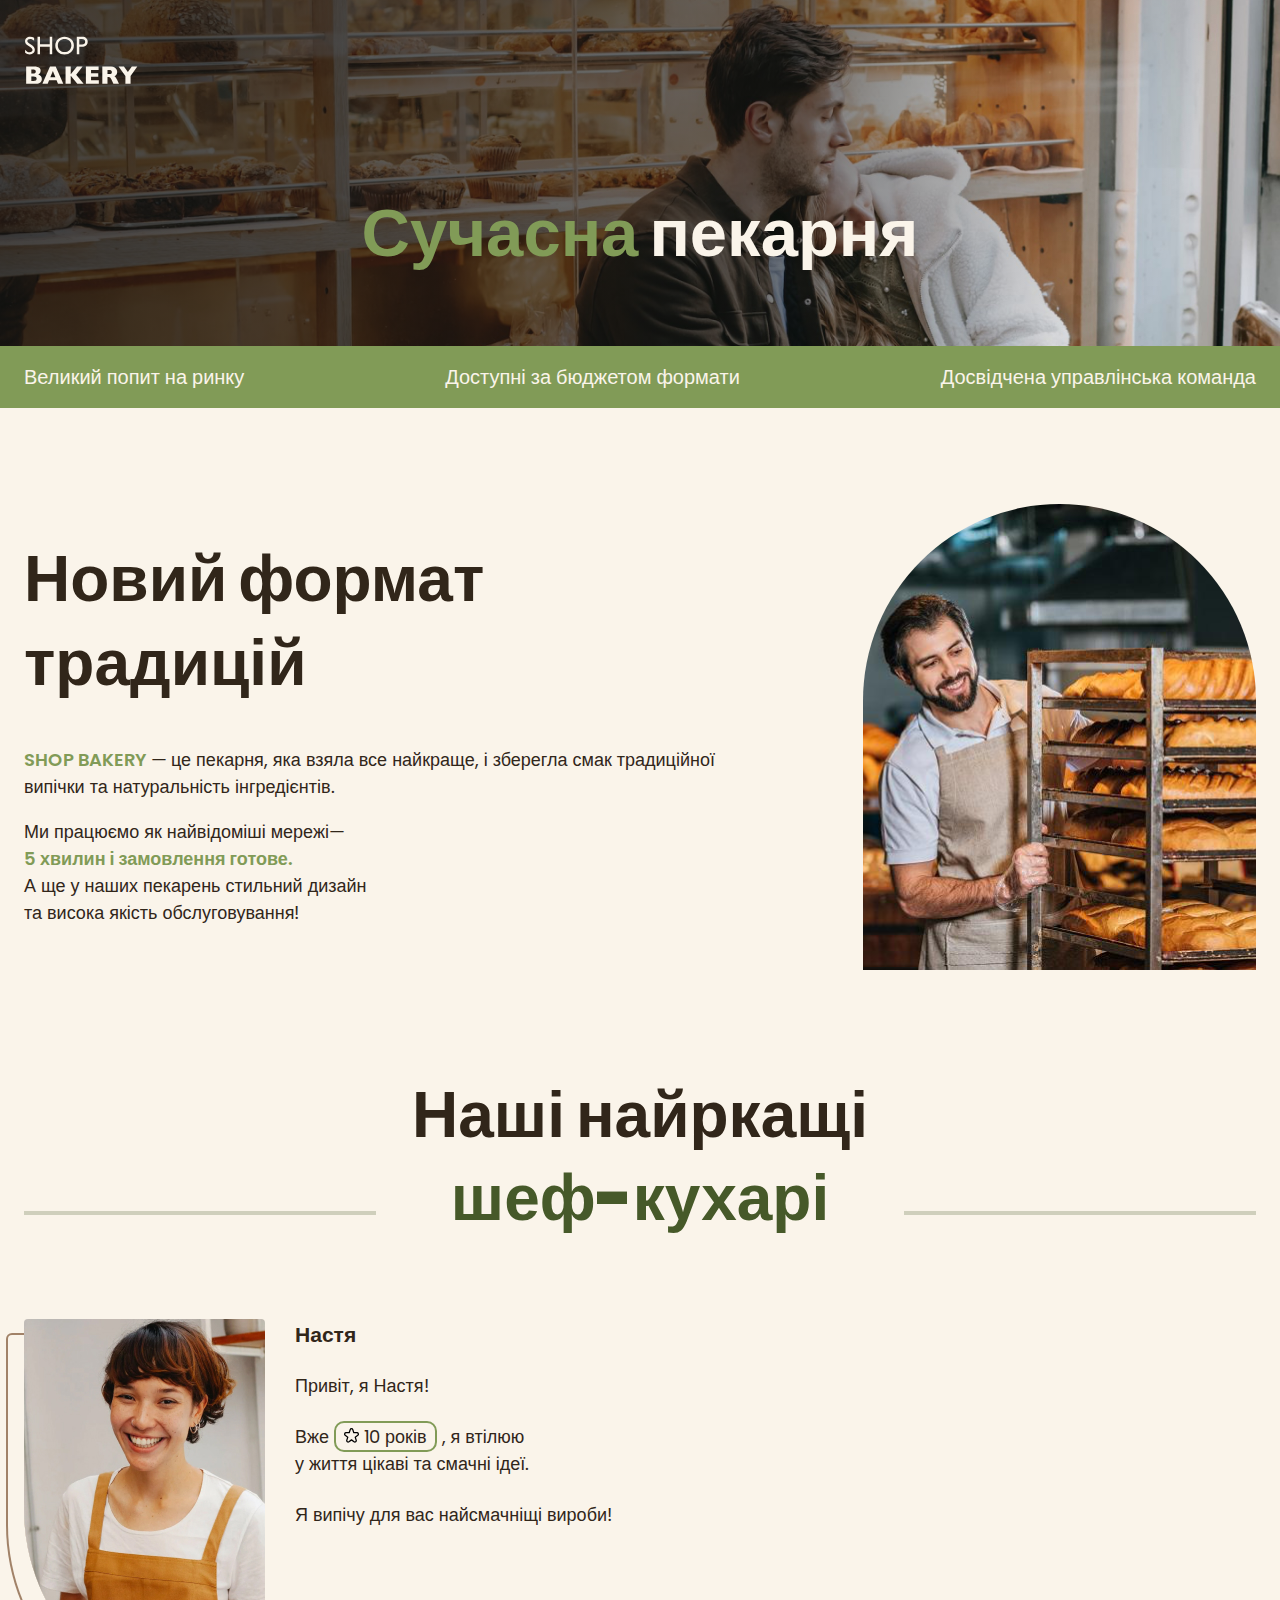
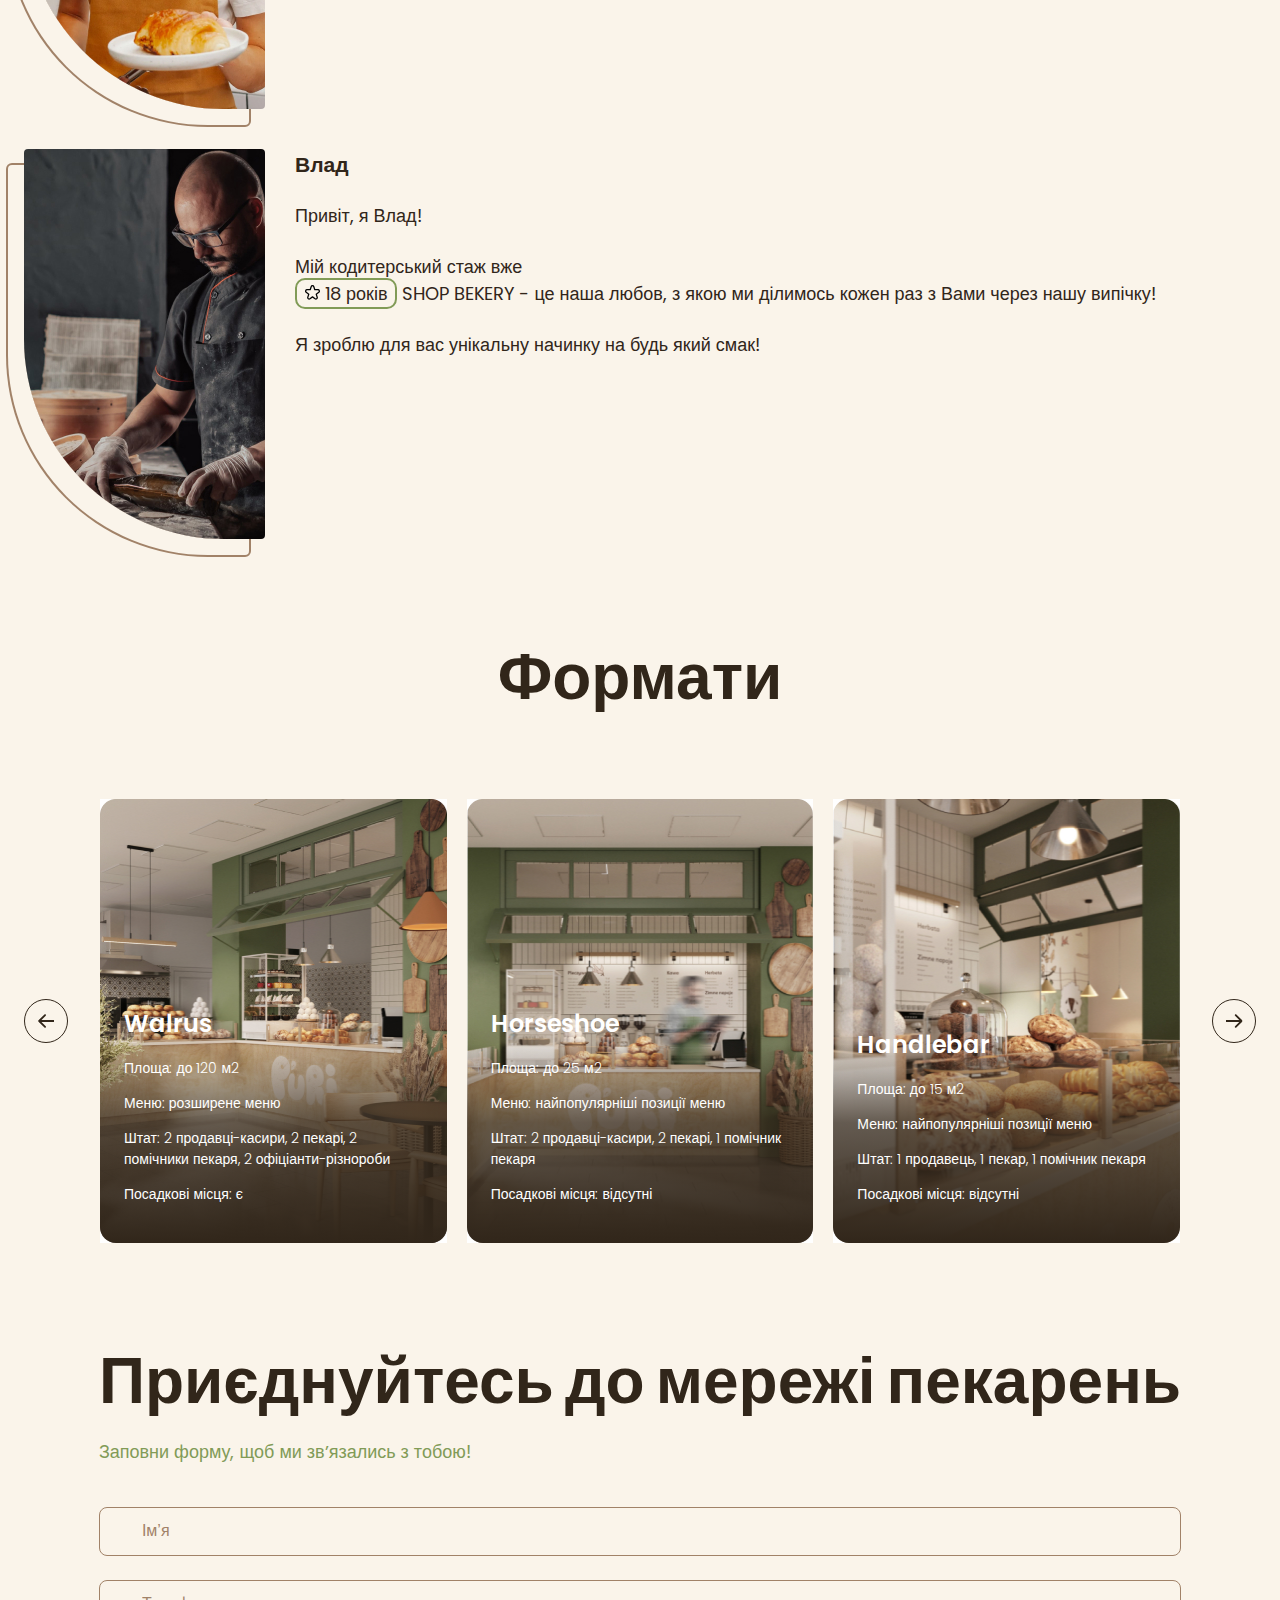
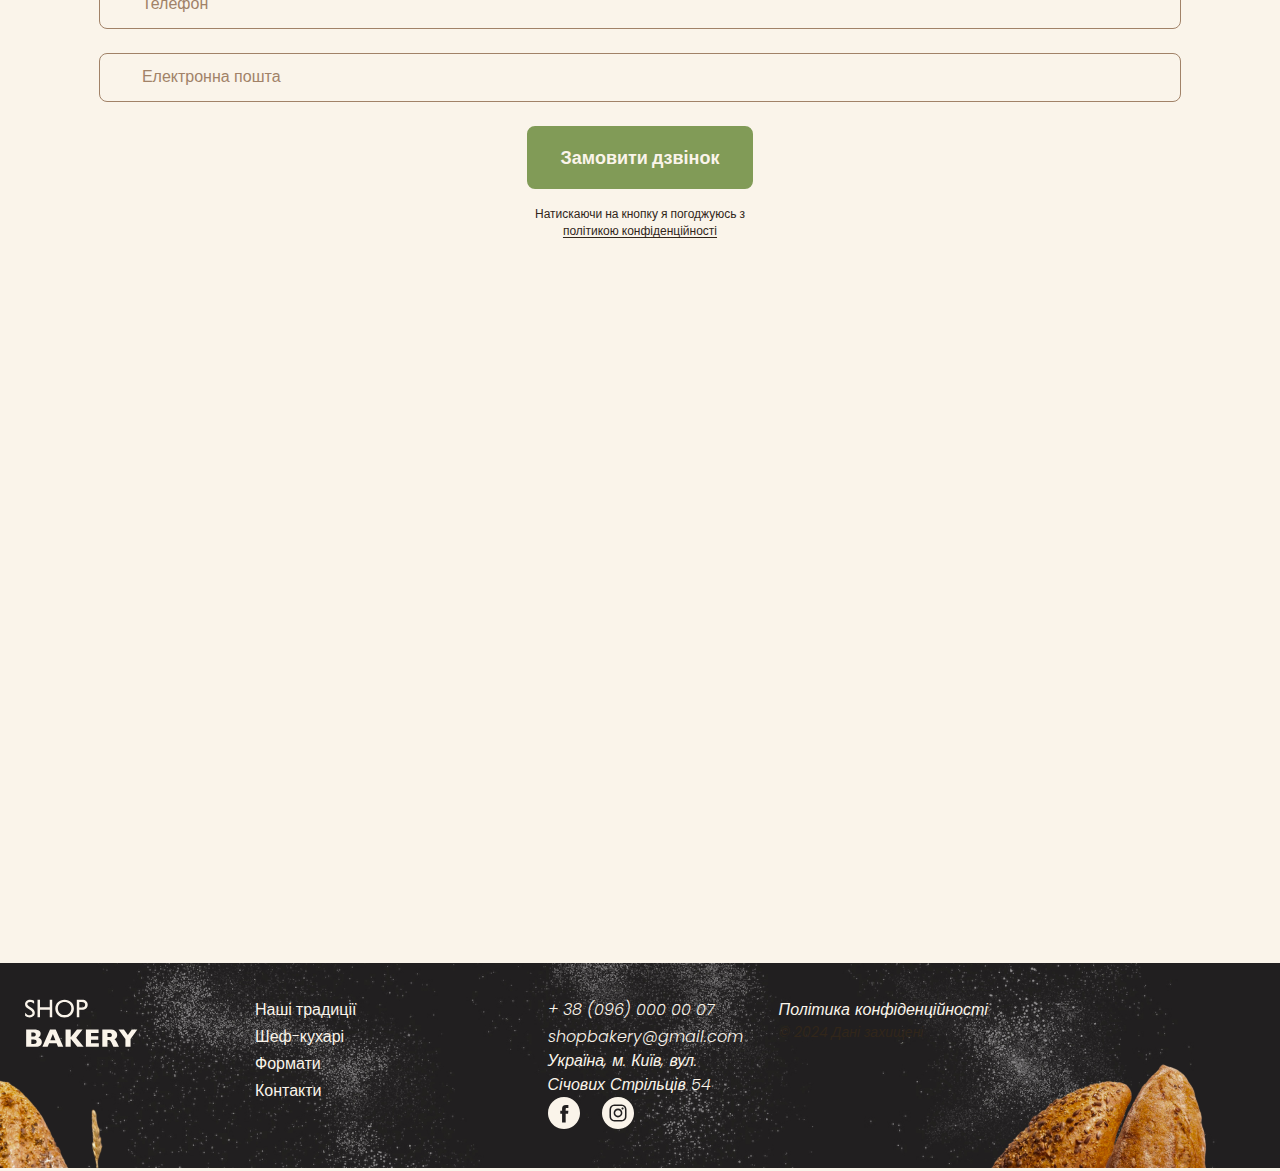
<file: index.html>
<!DOCTYPE html>
<html lang="uk">
  <head>
    <meta charset="UTF-8" />
    <meta name="viewport" content="width=device-width, initial-scale=1.0" />
    <title>Сучасна пекарня</title>
    <!-- fonts -->
    <link rel="preconnect" href="https://fonts.googleapis.com" />
    <link rel="preconnect" href="https://fonts.gstatic.com" crossorigin />
    <link
      href="https://fonts.googleapis.com/css2?family=Poppins:wght@300;400;600;900&display=swap"
      rel="stylesheet"
    />
    <!-- css -->
    <link rel="stylesheet" href="./css/main.min.css" />
  </head>
  <body>
    <header>
      <div class="container">
        <div class="header-container">
          <nav class="nav">
            <a href="./index.html">
              <svg class="header-logo" alt="logo">
                <use href="./images/icons.svg#icon-logo"></use>
              </svg>
            </a>
            <ul class="link-list">
              <li><a class="link" href="#traditions">Наші традиції</a></li>
              <li><a class="link" href="#chefs">Шеф-кухарі</a></li>
              <li><a class="link" href="#formats">Формати</a></li>
              <li><a class="link" href="#join-us">Контакти</a></li>
            </ul>
            <button class="modal-btn-open" type="button">
              Замовити дзвінок
            </button>
            <button class="burger-btn-open menu-btn-open" type="button">
              <svg class="burger-icon">
                <use href="./images/icons.svg#icon-Menu"></use>
              </svg>
            </button>

            <!-- MobileMenu -->
            <div class="mobile-menu">
              <!-- MobileMenuNAV -->
              <div class="mobile-menu__nav">
                <svg class="mobile-menu__logo menu-btn-close">
                  <use href="./images/icons.svg#icon-logo" alt="logo"></use>
                </svg>
                <button
                  class="mobile-menu__btn-close menu-btn-close"
                  type="button"
                >
                  <svg class="mobile-menu__button-close__svg">
                    <use href="./images/icons.svg#icon-close"></use>
                  </svg>
                </button>
              </div>
            </div>
          </nav>
        </div>
      </div>
    </header>
    <main>
      <!-- Великий попит на ринку  -->
      <section class="hero-section">
        <div class="container">
          <h1 class="hero-title">
            <span class="accent">Сучасна</span> пекарня
          </h1>
          <button class="modal-btn-open-Phone" type="button">
            Замовити дзвінок
          </button>
        </div>
      </section>
      <!-- Наші переваги -->
      <section class="section advantages-section">
        <div class="container">
          <h2 class="visually-hidden">Наші переваги</h2>
          <ul class="advantages-list">
            <li>Великий попит на ринку</li>
            <li>Доступні за бюджетом формати</li>
            <li>Досвідчена управлінська команда</li>
          </ul>
        </div>
      </section>
      <!-- Новий формат традицій -->
      <section class="traditions-section section" id="traditions">
        <div class="container">
          <div class="traditions-container">
            <div class="traditions-content">
              <h2 class="traditions-title section-title">
                Новий формат традицій
              </h2>
              <p class="traditions-text">
                <span class="brand uppercase">shop bakery</span> — це пекарня,
                яка взяла все найкраще, і зберегла смак традиційної випічки та
                натуральність інгредієнтів.
              </p>
              <p class="traditions-text">
                Ми працюємо як найвідоміші мережі—<br />
                <span class="brand">5 хвилин і замовлення готове.</span> <br />
                А ще у наших пекарень стильний дизайн <br />та висока якість
                обслуговування!
              </p>
            </div>

            <div class="traditions-image">
              <img
                class="baker-man"
                src="./images/image 1560.png"
                alt="baker-man"
              />
            </div>
          </div>
        </div>
      </section>
      <!-- Наші найркащі шеф-кухарі -->
      <section class="section" id="chefs">
        <div class="container">
          <h2 class="chefs-title section-title centered">
            Наші найркащі <br />
            <span class="accent">шеф-кухарі</span>
          </h2>
          <ul class="chefs-list">
            <li class="chefs-item">
              <article class="chef-card">
                <img
                  class="chef-photo"
                  src="./images/image 1561nastya-chef.jpg"
                  alt="Nastya chef"
                />
                <div>
                  <h3>Настя</h3>
                  <div class="chef-text">
                    <p>Привіт, я Настя!</p>
                    <p>
                      Вже
                      <span class="chef__experience"
                        ><img
                          src="./images/star.svg"
                          alt=""
                          class="chef__experience_img"
                        />
                        10 років</span
                      >
                      , я втілюю<br />
                      у життя цікаві та смачні ідеї.
                    </p>
                    <p>Я випічу для вас найсмачніщі вироби!</p>
                  </div>
                </div>
              </article>
            </li>
            <li class="chefs-item">
              <article class="chef-card">
                <img
                  class="chef-photo"
                  src="./images/image 1562vlad-chef.jpg"
                  alt="Vlad chef"
                />
                <div>
                  <h3>Влад</h3>
                  <div class="chef-text">
                    <p>Привіт, я Влад!</p>
                    <p>
                      Мій кодитерський стаж вже <br />
                      <span class="chef__experience">
                        <img
                          src="./images/star.svg"
                          alt=""
                          class="chef__experience_img"
                        />
                        18 років</span
                      >
                      SHOP BEKERY - це наша любов, з якою ми ділимось кожен раз
                      з Вами через нашу випічку!
                    </p>
                    <p>Я зроблю для вас унікальну начинку на будь який смак!</p>
                  </div>
                </div>
              </article>
            </li>
          </ul>
        </div>
      </section>
      <!-- Формати -->
      <section class="section" id="formats">
        <div class="container">
          <h2 class="formats-title section-title centered">Формати</h2>
          <div class="formats-container">
            <button class="carousel-button" type="button">
              <svg class="carousel-arrow">
                <use href="./images/icons.svg#icon-Arrow"></use>
              </svg>
            </button>
            <ul class="formats-list">
              <li class="format-card-li">
                <article class="format-card">
                  <img
                    class="format-image"
                    src="./images/walrus-format.jpg"
                    alt="walrus-format"
                  />
                  <h4 lang="en">Walrus</h4>
                  <p>Площа: до 120 м2</p>
                  <p>Меню: розширене меню</p>
                  <p>
                    Штат: 2 продавці-касири, 2 пекарі, 2 помічники пекаря, 2
                    офіціанти-різнороби
                  </p>
                  <p>Посадкові місця: є</p>
                </article>
              </li>
              <li class="format-card-li">
                <article class="format-card">
                  <img
                    class="format-image"
                    src="./images/horseshoe-format.jpg"
                    alt="walrus-format"
                  />
                  <h4 lang="en">Horseshoe</h4>
                  <p>Площа: до 25 м2</p>
                  <p>Меню: найпопулярніші позиції меню</p>
                  <p>Штат: 2 продавці-касири, 2 пекарі, 1 помічник пекаря</p>
                  <p>Посадкові місця: відсутні</p>
                </article>
              </li>
              <li class="format-card-li">
                <article class="format-card">
                  <h4 lang="en">Handlebar</h4>
                  <img
                    class="format-image"
                    src="./images/handlebar-format.jpg"
                    alt="walrus-format"
                  />
                  <p>Площа: до 15 м2</p>
                  <p>Меню: найпопулярніші позиції меню</p>
                  <p>Штат: 1 продавець, 1 пекар, 1 помічник пекаря</p>
                  <p>Посадкові місця: відсутні</p>
                </article>
              </li>
            </ul>
            <button class="carousel-button" type="button">
              <svg class="carousel-arrow-right carousel-arrow">
                <use href="./images/icons.svg#icon-Arrow"></use>
              </svg>
            </button>
          </div>
        </div>
      </section>
      <!-- Приєднуйтесь до мережі пекарень -->
      <section class="section contact-section" id="join-us">
        <div class="container">
          <div class="contact-container">
            <div class="contact-form">
              <h2 class="form-title section-title">
                Приєднуйтесь до мережі пекарень
              </h2>
              <p class="form-description">
                Заповни форму, щоб ми звʼязались з тобою!
              </p>
              <form name="contact-form" autocomplete="off">
                <div class="form-field">
                  <label class="form-label visually-hidden" for="user-name"
                    >Ім’я</label
                  >
                  <input
                    class="form-input"
                    type="text"
                    id="user-name"
                    name="user-name"
                    placeholder="Ім’я"
                    minlength="2"
                    required
                  />
                </div>

                <div class="form-field">
                  <label class="form-label visually-hidden" for="user-tel"
                    >Телефон</label
                  >
                  <input
                    class="form-input"
                    type="tel"
                    id="user-tel"
                    name="user-tel"
                    placeholder="Телефон"
                    required
                    pattern="^\+?38?(0\d{9})$"
                    title="+380123456789"
                  />
                </div>

                <div class="form-field">
                  <label class="form-label visually-hidden" for="user-email"
                    >Електронна пошта</label
                  >
                  <input
                    class="form-input"
                    type="email"
                    id="user-email"
                    name="user-email"
                    placeholder="Електронна пошта"
                    required
                  />
                </div>

                <button type="submit" class="main-button form-button">
                  Замовити дзвінок
                </button>

                <p class="form-terms">
                  Натискаючи на кнопку я погоджуюсь з
                  <a href="#">політикою конфіденційності</a>
                </p>
              </form>
            </div>
            <iframe
              class="contact-map"
              src="https://www.google.com/maps/embed?pb=!1m18!1m12!1m3!1d2645.690142593245!2d35.069040976334094!3d48.46247447128121!2m3!1f0!2f0!3f0!3m2!1i1024!2i768!4f13.1!3m3!1m2!1s0x40dbe2cecce23add%3A0x47fd98728330908e!2z0J_QsNGA0Log0LrRg9C70YzRgtGD0YDQuCDRgtCwINCy0ZbQtNC_0L7Rh9C40L3QutGDINGW0Lwg0KIuINCTLiDQqNC10LLRh9C10L3QutCw!5e0!3m2!1suk!2sua!4v1702176317628!5m2!1suk!2sua"
              width="603"
              height="595"
              style="border: 0"
              allowfullscreen=""
              loading="lazy"
              referrerpolicy="no-referrer-when-downgrade"
            >
            </iframe>
          </div>
        </div>
      </section>
    </main>
    <footer class="footer">
      <div class="container">
        <div class="footer-container">
          <div class="footer-nav">
            <div class="footer-logo">
              <a href="./index.html">
                <svg class="header-logo" alt="logo">
                  <use href="./images/icons.svg#icon-logo"></use>
                </svg>
              </a>
            </div>
            <ul class="footer-link">
              <li><a class="address-link" href="#">Наші традиції</a></li>
              <li><a class="address-link" href="#">Шеф-кухарі</a></li>
              <li><a class="address-link" href="#">Формати</a></li>
              <li><a class="address-link" href="#">Контакти</a></li>
            </ul>
          </div>
          <address class="footer-address">
            <ul class="address-list">
              <li>
                <a class="address-link" href="tel:+380960000007"
                  >+ 38 (096) 000 00 07</a
                >
              </li>
              <li>
                <a
                  class="address-link"
                  href="mailto:shopbakery@gmail.com"
                  target="_blank"
                  >shopbakery@gmail.com</a
                >
              </li>
              <li>
                <a
                  class="address-link"
                  href="https://maps.app.goo.gl/paCFbnvBHD9SYW4A9"
                  target="_blank"
                >
                  Україна, м. Київ, вул. Січових Стрільців 54
                </a>
              </li>
              <li class="footer-icon-link">
                <a href="#">
                  <svg class="address-icon" width="32px" height="32px">
                    <use href="./images/icons.svg#icon-facebook"></use>
                  </svg>
                </a>
                <a href="#">
                  <svg class="address-icon" width="32px" height="32px">
                    <use href="./images/icons.svg#icon-instagram"></use>
                  </svg>
                </a>
              </li>
            </ul>
            <div class="privacy-policy">
              <a class="address-link" href="#" target="_blank">
                Політика конфіденційності
              </a>
              <p class="address-copyright">© 2024 Дані захищені</p>
            </div>
          </address>
        </div>
      </div>
    </footer>

    <div class="backdrop is-hidden">
      <div class="modal">
        <button class="modal-btn-close" type="button">
          <a>
            <svg class="modal-btn-close-icon" alt="close button">
              <use href="./images/icons.svg#icon-close"></use>
            </svg>
          </a>
        </button>
        <h2 class="section-title">Замовити дзвінок</h2>
        <p class="subtitle">
          Залишіть заявку та наш спеціаліст зв'яжеться з Вами!
        </p>
        <form name="contact-form" autocomplete="off">
          <div class="form-field">
            <label class="form-label visually-hidden" for="user-name"
              >Ім’я</label
            >
            <input
              class="form-input"
              type="text"
              id="user-name"
              name="user-name"
              placeholder="Ім’я"
              minlength="2"
              required
            />
          </div>

          <div class="form-field">
            <label class="form-label visually-hidden" for="user-tel"
              >Телефон</label
            >
            <input
              class="form-input"
              type="tel"
              id="user-tel"
              name="user-tel"
              placeholder="Телефон"
              pattern="^\+?38?(0\d{9})$"
              title="+380123456789"
              required
            />
          </div>

          <div class="form-field">
            <label class="form-label visually-hidden" for="user-email"
              >Електронна пошта</label
            >
            <input
              class="form-input"
              type="email"
              id="user-email"
              name="user-email"
              placeholder="Електронна пошта"
              required
            />
          </div>

          <button type="submit" class="main-button form-button">
            Замовити дзвінок
          </button>

          <p class="form-terms">
            Натискаючи на кнопку я погоджуюсь з
            <a href="#">політикою конфіденційності</a>
          </p>
        </form>
      </div>
    </div>

    <script src="./js/modal.js"></script>
    <script src="./js/mobile-menu.js"></script>
  </body>
</html>
</file>
<file: css/main.min.css>
:root{--brand-color: #819b57;--brand-color-dark: #465929;--color-primary-light: #faf4ea;--color-primary-dark: #31261a;--color-secondary-dark: #a18268}*,*::after,*::before{-webkit-box-sizing:border-box;box-sizing:border-box}body{color:var(--color-primary-dark);background-color:var(--color-primary-light);font-family:"Poppins",sans-serif;font-size:18px;font-weight:400;line-height:1.5;margin:0}ul{list-style-type:none;padding:0;margin:0}h1,h2,h3,h4,h5,h6,p{margin-top:0}a{display:inline-block}.section{padding:48px 0}.container{width:100%;max-width:1288px;margin:0 auto;padding:0 24px}.section-title{font-size:64px;font-weight:900;line-height:1.3}.section-title.centered{text-align:center}.section-title .accent{color:var(--brand-color-dark)}.visually-hidden{position:absolute;left:-10000px;top:auto;width:1px;height:1px;overflow:hidden}header{position:absolute;top:32px;left:0;width:100%}.header-container nav{display:-webkit-box;display:-ms-flexbox;display:flex;-webkit-box-align:center;-ms-flex-align:center;align-items:center;-webkit-box-pack:justify;-ms-flex-pack:justify;justify-content:space-between;gap:40px}.link-list{display:-webkit-box;display:-ms-flexbox;display:flex;white-space:nowrap;gap:64px}@media screen and (max-width: 1280px){.link-list{display:none}}.link{color:var(--color-primary-light);text-decoration:none;font-weight:400;-webkit-transition:color .3s,-webkit-transform .3s;transition:color .3s,-webkit-transform .3s;transition:color .3s,transform .3s;transition:color .3s,transform .3s,-webkit-transform .3s}.link:hover{color:var(--brand-color);-webkit-transform:scale(1.03);transform:scale(1.03)}.header-logo{width:114px;height:56px;fill:var(--color-primary-light)}@media screen and (max-width: 768px){.header-logo{width:72px;height:38px}}.modal-btn-open,.main-button{background-color:var(--brand-color);border:var(--brand-color) 2px solid;border-radius:8px;color:var(--color-primary-light);font-weight:600;font-size:18px;padding:16px 32px;font-family:"Poppins",sans-serif;-webkit-transition:background-color .5s;transition:background-color .5s}@media screen and (max-width: 1280px){.modal-btn-open{display:none}}.modal-btn-open:hover,.main-button:hover{background-color:rgba(0,0,0,0)}.burger-btn-open{padding:0;background-color:rgba(0,0,0,0);border:none;display:-webkit-box;display:-ms-flexbox;display:flex;-webkit-box-align:center;-ms-flex-align:center;align-items:center;-webkit-box-pack:center;-ms-flex-pack:center;justify-content:center;width:24px;height:24px}@media screen and (min-width: 1280px){.burger-btn-open{display:none}}.burger-icon{height:14px;width:20px;fill:var(--color-primary-light)}.mobile-menu{top:0;left:0;height:100%;width:100%;background-color:var(--color-primary-light);position:fixed;-webkit-transform:translateX(100%);transform:translateX(100%);-webkit-transition:-webkit-transform .3s;transition:-webkit-transform .3s;transition:transform .3s;transition:transform .3s, -webkit-transform .3s}.mobile-menu.is-open{-webkit-transform:translateX(0);transform:translateX(0)}.mobile-menu__nav{position:absolute;display:-webkit-box;display:-ms-flexbox;display:flex;-webkit-box-align:center;-ms-flex-align:center;align-items:center;-webkit-box-pack:justify;-ms-flex-pack:justify;justify-content:space-between;right:24px;left:24px;top:45px}.mobile-menu__logo{width:72px;height:38px}.mobile-menu__btn-close{padding:0;width:24px;height:24px;background-color:rgba(0,0,0,0);border:none}.mobile-menu__button-close__svg{width:24px;height:24px;fill:#000}.hero-section{display:-webkit-box;display:-ms-flexbox;display:flex;-webkit-box-pack:center;-ms-flex-pack:center;justify-content:center;padding:272px 0;background-image:linear-gradient(102.76deg, rgba(18, 18, 17, 0.78) 2.03%, rgba(18, 18, 17, 0.6) 58.46%, rgba(18, 18, 17, 0) 90.36%),url(../images/coluple-in-bakery.jpg);background-repeat:no-repeat;background-position:center top;background-size:cover}@media screen and (max-width: 480px){.hero-section{padding:122px 0 32px 0}}@media screen and (max-width: 768px){.hero-section{padding:122px 0 50px 0}}@media screen and (max-width: 1280px){.hero-section{padding:200px 0 80px 0}}.modal-btn-open-Phone{background-color:var(--brand-color);border:0px;border-radius:8px;padding:16px 24px;font-size:16px;font-weight:600;color:#fff;margin:48px auto 0 auto;display:block}@media screen and (min-width: 480px){.modal-btn-open-Phone{font-size:24px;padding:20px 28px}}@media screen and (min-width: 1280px){.modal-btn-open-Phone{display:none}}.hero-title{color:var(--color-primary-light);text-align:center;font-size:128px;font-weight:900}@media screen and (max-width: 768px){.hero-title{font-size:67px;line-height:66px}}@media screen and (max-width: 1280px){.hero-title{font-size:67px;line-height:66px}}.hero-title .accent{color:var(--brand-color)}.hero-title{margin:0}.advantages-list{color:var(--color-primary-light);display:-webkit-box;display:-ms-flexbox;display:flex;-webkit-box-pack:justify;-ms-flex-pack:justify;justify-content:space-between;gap:40px}.advantages-list li{font-size:20px;font-weight:300}.advantages-section{background-color:var(--brand-color);padding:16px 0}.baker-man{border-radius:400px 400px 0px 0px;background-position:center top}.traditions-section{padding-top:96px}.traditions-title{margin-bottom:42px}.traditions-text .brand{color:var(--brand-color);font-weight:600}.traditions-text .uppercase{text-transform:uppercase}.traditions-content{max-width:710px}.traditions-container{display:-webkit-box;display:-ms-flexbox;display:flex;-webkit-box-pack:justify;-ms-flex-pack:justify;justify-content:space-between;-webkit-box-align:center;-ms-flex-align:center;align-items:center;gap:40px}.chef-photo{border-radius:4px 4px 4px 200px;-webkit-box-shadow:-16px 16px 0 0 var(--color-primary-light),-16px 16px 0 2px var(--color-secondary-dark);box-shadow:-16px 16px 0 0 var(--color-primary-light),-16px 16px 0 2px var(--color-secondary-dark);max-width:100%;height:100%}.chefs h3{margin-bottom:16px;font-weight:600;font-size:40px}.chefs-title{margin:0 auto 80px;position:relative}.chefs-title::after,.chefs-title::before{display:block;width:352px;border:2px solid #cfcfbc;content:"";position:absolute;bottom:24px}.chefs-title::after{right:0}.chefs-title::before{left:0}.chefs-list{display:-webkit-box;display:-ms-flexbox;display:flex;gap:40px 30px}@media screen and (max-width: 1280px){.chefs-list{-webkit-box-orient:vertical;-webkit-box-direction:normal;-ms-flex-direction:column;flex-direction:column}}.chefs-item{-ms-flex-preferred-size:calc((100% - 30px)/2);flex-basis:calc((100% - 30px)/2)}.chef-card{display:-webkit-box;display:-ms-flexbox;display:flex;gap:30px}.chef-text p{margin-bottom:24px}.chef-text p:last-child{margin-bottom:0}.chef__experience{background-color:var(--color-primary-light);border:solid 2px var(--brand-color);border-radius:10px;padding:1px 8px}.chef__experience_img{width:15px;height:15px;margin:0}.format-image{position:absolute;top:0;left:0;height:100%;width:100%;z-index:-1}.formats-container{display:-webkit-box;display:-ms-flexbox;display:flex;gap:32px;-webkit-box-align:center;-ms-flex-align:center;align-items:center}.formats-list{display:-webkit-box;display:-ms-flexbox;display:flex;gap:20px;-ms-flex-wrap:wrap;flex-wrap:wrap}.format-card{display:-webkit-box;display:-ms-flexbox;display:flex;-webkit-box-orient:vertical;-webkit-box-direction:normal;-ms-flex-direction:column;flex-direction:column;-webkit-box-pack:end;-ms-flex-pack:end;justify-content:flex-end;position:relative;height:444px;padding:24px;border-radius:16px;background-image:-webkit-gradient(linear, left top, left bottom, color-stop(55.21%, rgba(49, 38, 26, 0)), color-stop(72.92%, rgba(49, 38, 26, 0.71)), to(var(--color-primary-dark)));background-image:linear-gradient(180deg, rgba(49, 38, 26, 0) 55.21%, rgba(49, 38, 26, 0.71) 72.92%, var(--color-primary-dark) 100%);-webkit-transition:-webkit-transform .3s;transition:-webkit-transform .3s;transition:transform .3s;transition:transform .3s, -webkit-transform .3s}.format-card:hover{-webkit-transform:scale(1.05);transform:scale(1.05)}.format-card-li{-ms-flex-preferred-size:calc((100% - 40px)/3);flex-basis:calc((100% - 40px)/3)}.formats-title{margin-bottom:80px}.format-card h4{color:#fff;margin-bottom:16px;font-size:24px;font-weight:600}.format-card p{font-size:14px;font-weight:300;line-height:1.5;color:#fff}.carousel-button{width:44px;height:44px;padding:0;display:-webkit-box;display:-ms-flexbox;display:flex;-webkit-box-pack:center;-ms-flex-pack:center;justify-content:center;-webkit-box-align:center;-ms-flex-align:center;align-items:center;border:1px solid var(--color-primary-dark);background-color:rgba(0,0,0,0);border-radius:50%;fill:var(--color-primary-dark);-ms-flex-negative:0;flex-shrink:0}.carousel-arrow{width:16.76px}.carousel-arrow-right{rotate:180deg}.carousel-button:hover{background-color:var(--color-primary-dark);fill:var(--color-primary-light)}.form-title{margin-bottom:16px}.form-description{color:var(--brand-color);margin-bottom:42px}.contact-container{display:-webkit-box;display:-ms-flexbox;display:flex;gap:32px;-webkit-box-align:center;-ms-flex-align:center;align-items:center}@media screen and (max-width: 1280px){.contact-container{-webkit-box-orient:vertical;-webkit-box-direction:normal;-ms-flex-direction:column;flex-direction:column}}.contact-map{-ms-flex-negative:0;flex-shrink:0;border-radius:16px}.contact-section{padding-bottom:96px}.contact-form .form-field{margin-bottom:24px}.contact-form .form-button{margin-bottom:16px}.address-link{color:var(--color-primary-light);font-size:16px;font-weight:300;line-height:1,5;text-decoration:none;-webkit-transition:color .3s;transition:color .3s}.address-link:hover{color:var(--brand-color)}.address-icon{fill:var(--color-primary-light);-webkit-transition:fill .3s;transition:fill .3s}.address-icon:hover{fill:var(--brand-color)}.address-copyright{font-size:14px}.footer{padding:32px 0;background-image:url(../images/footer-bg-copy.jpg);background-color:var(--color-primary-dark);background-repeat:no-repeat;background-size:cover;background-position:center;position:relative}.footer-container{display:-webkit-box;display:-ms-flexbox;display:flex;gap:20px}.footer-nav,.footer-address{display:-webkit-box;display:-ms-flexbox;display:flex;-webkit-box-flex:1;-ms-flex-positive:1;flex-grow:1;gap:20px}.footer-link,.footer-logo,.privacy-policy,.address-list{-webkit-box-flex:1;-ms-flex-positive:1;flex-grow:1;max-width:211px}.footer-icon-link{display:-webkit-box;display:-ms-flexbox;display:flex;gap:22px}.footer::before{background-image:url(../images/bread-small.png);position:absolute;content:"";width:180px;height:120px;background-repeat:no-repeat;bottom:0;left:0}.footer::after{background-image:url(../images/bread-large.png);position:absolute;content:"";width:380px;height:190px;background-repeat:no-repeat;bottom:-3px;right:0}.backdrop{position:fixed;top:0;right:0;bottom:0;left:0;background-color:rgba(0,0,0,.5);display:-webkit-box;display:-ms-flexbox;display:flex;-webkit-box-align:center;-ms-flex-align:center;align-items:center;-webkit-box-pack:center;-ms-flex-pack:center;justify-content:center;padding:20px 0;-webkit-transition:opacity .3s,visibility .3s;transition:opacity .3s,visibility .3s}.backdrop.is-hidden{opacity:0;visibility:hidden;pointer-events:none}.modal{padding:128px;width:100%;max-width:880px;height:100%;max-height:880px;background-color:var(--color-primary-light);border-radius:32px;position:relative;overflow-y:auto;text-align:center}.modal-btn-close{position:absolute;top:40px;right:40px;background-color:rgba(0,0,0,0);border:none;padding:0}.modal-btn-close-icon{width:50px;height:50px}.modal::after{background-image:url(../images/modal-corner-image.png);position:absolute;bottom:0;right:0;height:30px;content:"";width:150px;height:230px;background-repeat:no-repeat}.form-field{margin-bottom:32px}.form-label{display:block}.form-input{padding:16px 42px;width:100%;border-radius:8px;border:1px solid var(--color-secondary-dark);background-color:rgba(0,0,0,0)}.form-input:focus{border-color:var(--brand-color);outline:none}.form-input::-webkit-input-placeholder{font-size:16px;color:var(--color-secondary-dark)}.form-input::-moz-placeholder{font-size:16px;color:var(--color-secondary-dark)}.form-input:-ms-input-placeholder{font-size:16px;color:var(--color-secondary-dark)}.form-input::-ms-input-placeholder{font-size:16px;color:var(--color-secondary-dark)}.form-input::placeholder{font-size:16px;color:var(--color-secondary-dark)}.form-input:focus::-webkit-input-placeholder{color:var(--color-primary-dark)}.form-input:focus::-moz-placeholder{color:var(--color-primary-dark)}.form-input:focus:-ms-input-placeholder{color:var(--color-primary-dark)}.form-input:focus::-ms-input-placeholder{color:var(--color-primary-dark)}.form-input:focus::placeholder{color:var(--color-primary-dark)}.modal h2{margin-bottom:8px}.subtitle{color:var(--brand-color-dark);margin-bottom:72px}.form-button{display:block;margin:0 auto 24px;-webkit-transition:color .5s,background-color .5s;transition:color .5s,background-color .5s}.form-button:hover{color:var(--brand-color-dark)}.form-terms{color:var(--color-primary-dark);font-weight:500;font-size:12px;line-height:146%;max-width:220px;margin:0 auto;text-align:center}.form-terms a{text-underline-offset:2px;color:var(--color-primary-dark)}/*# sourceMappingURL=main.min.css.map */
</file>
